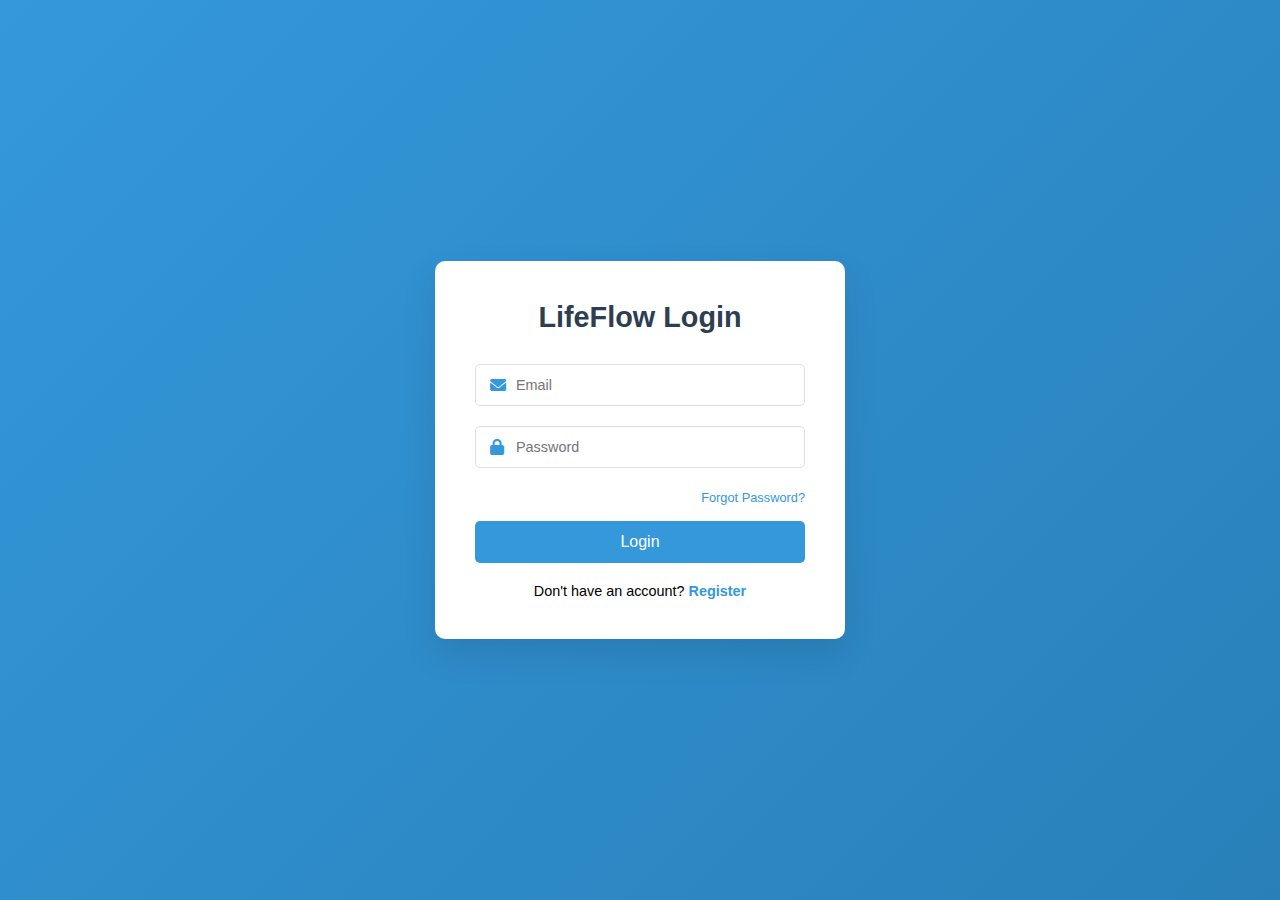
<file: Blood Donation Website/index.html>
<!DOCTYPE html>
<html lang="en">
<head>
    <meta charset="UTF-8">
    <meta name="viewport" content="width=device-width, initial-scale=1.0">
    <title>LifeFlow - Blood Donation Portal</title>
    <link rel="stylesheet" href="styles.css">
    <link rel="stylesheet" href="https://cdnjs.cloudflare.com/ajax/libs/font-awesome/6.0.0-beta3/css/all.min.css">
</head>
<body>
    <div class="container">
        <div class="form-container">
            <div class="form-box login-box active">
                <h2>LifeFlow Login</h2>
                <form id="loginForm">
                    <div class="input-group">
                        <i class="fas fa-envelope"></i>
                        <input type="email" id="loginEmail" placeholder="Email" required>
                    </div>
                    <div class="input-group">
                        <i class="fas fa-lock"></i>
                        <input type="password" id="loginPassword" placeholder="Password" required>
                    </div>
                    <div class="forgot-password">
                        <a href="#">Forgot Password?</a>
                    </div>
                    <button type="submit" class="btn-submit">Login</button>
                    <p class="switch-form">Don't have an account? <a href="#" id="showRegister">Register</a></p>
                </form>
            </div>

            <div class="form-box register-box">
                <h2>Create Account</h2>
                <form id="registerForm">
                    <div class="input-group">
                        <i class="fas fa-user"></i>
                        <input type="text" id="registerName" placeholder="Full Name" required>
                    </div>
                    <div class="input-group">
                        <i class="fas fa-envelope"></i>
                        <input type="email" id="registerEmail" placeholder="Email" required>
                    </div>
                    <div class="input-group">
                        <i class="fas fa-lock"></i>
                        <input type="password" id="registerPassword" placeholder="Password" required>
                    </div>
                    <div class="input-group">
                        <i class="fas fa-lock"></i>
                        <input type="password" id="confirmPassword" placeholder="Confirm Password" required>
                    </div>
                    <div class="input-group">
                        <i class="fas fa-tint"></i>
                        <select id="bloodGroup" required>
                            <option value="">Select Blood Group</option>
                            <option value="A+">A+</option>
                            <option value="A-">A-</option>
                            <option value="B+">B+</option>
                            <option value="B-">B-</option>
                            <option value="AB+">AB+</option>
                            <option value="AB-">AB-</option>
                            <option value="O+">O+</option>
                            <option value="O-">O-</option>
                        </select>
                    </div>
                    <button type="submit" class="btn-submit">Register</button>
                    <p class="switch-form">Already have an account? <a href="#" id="showLogin">Login</a></p>
                </form>
            </div>
        </div>
    </div>

    <script src="script.js"></script>
</body>
</html>
</file>
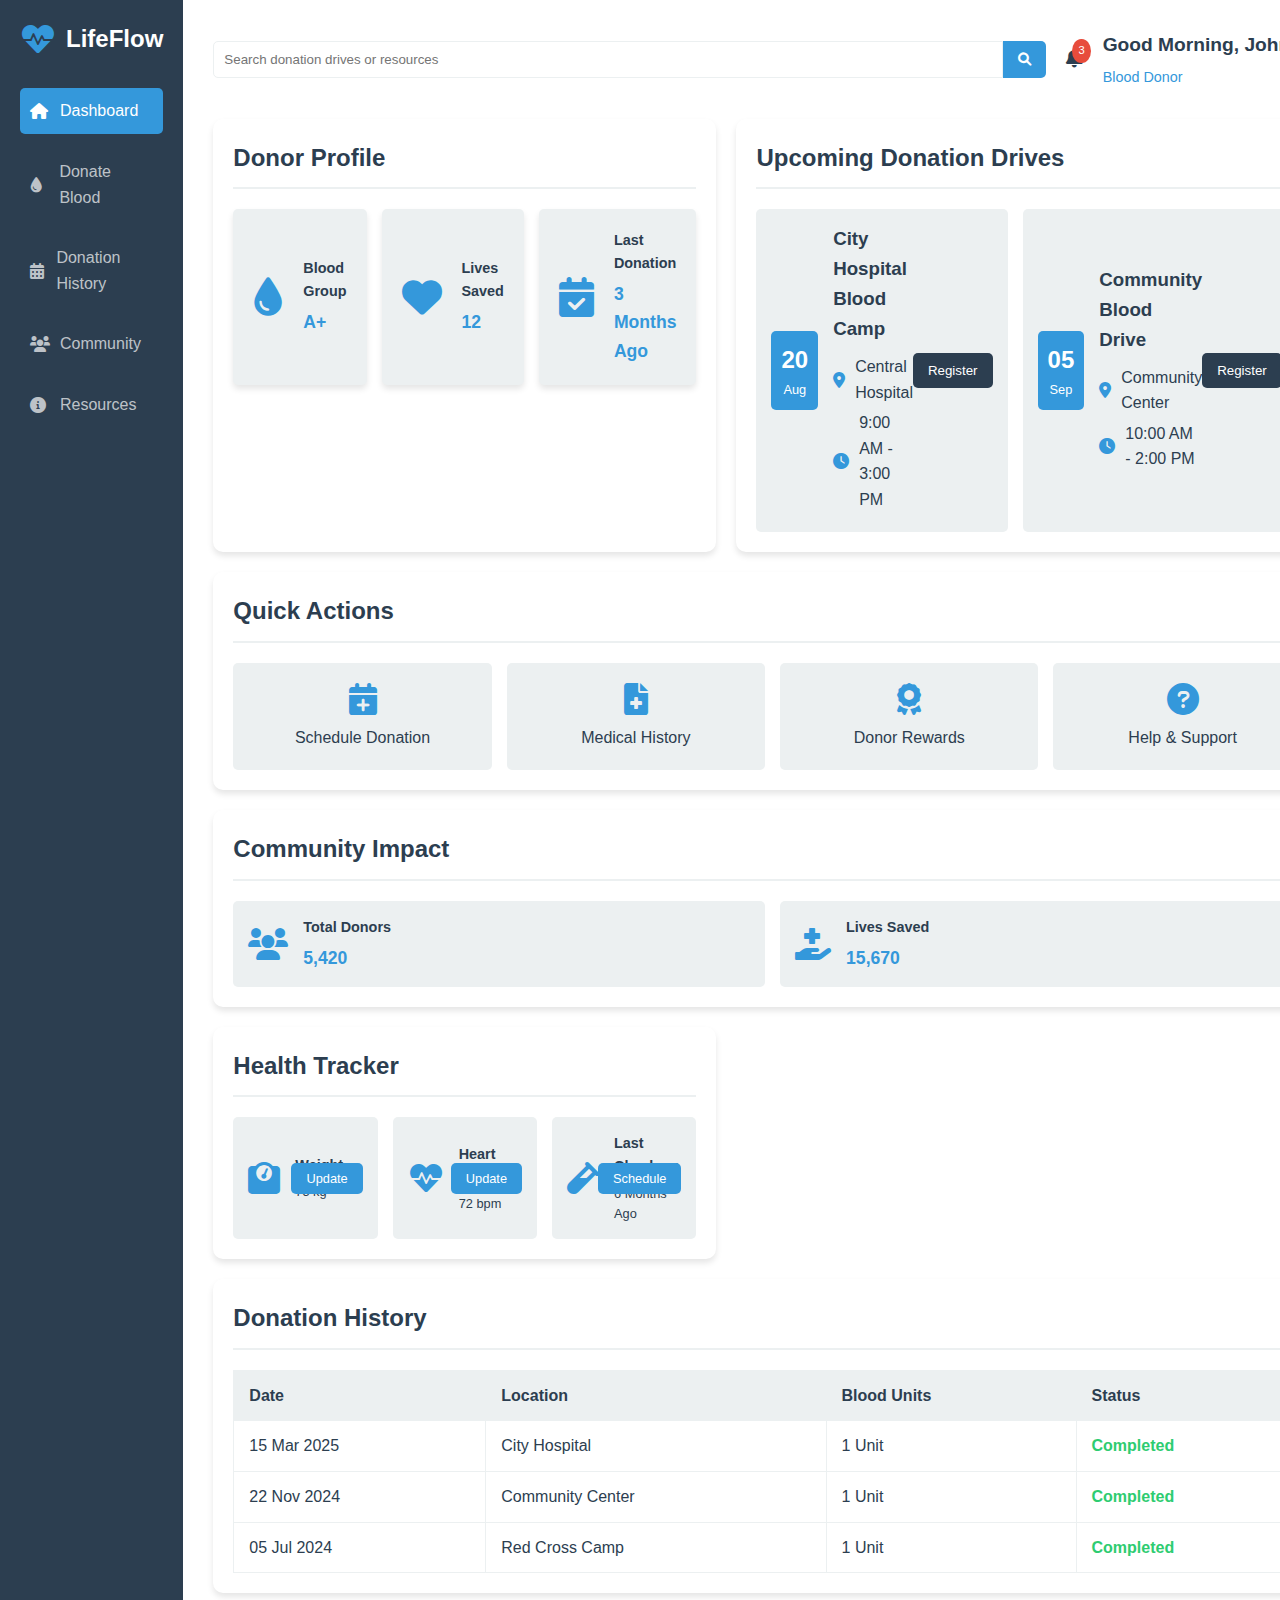
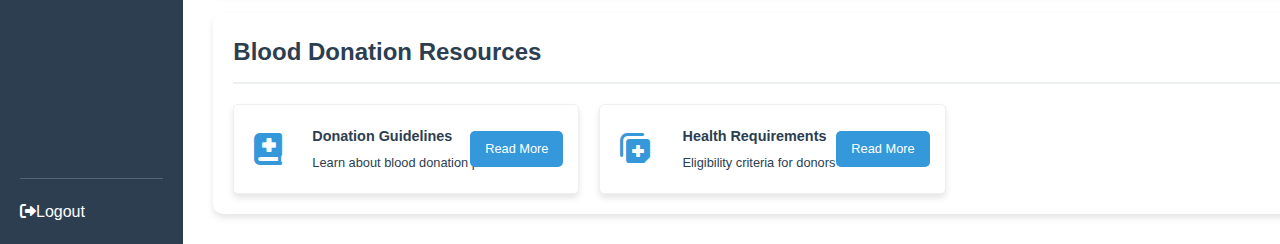
<file: Blood Donation Website/dashboard.html>
<!DOCTYPE html>
<html lang="en">
<head>
    <meta charset="UTF-8">
    <meta name="viewport" content="width=device-width, initial-scale=1.0">
    <title>Blood Donation Dashboard</title>
    <link rel="stylesheet" href="dashboard.css">
    <link rel="stylesheet" href="https://cdnjs.cloudflare.com/ajax/libs/font-awesome/6.0.0-beta3/css/all.min.css">
</head>
<body>
    <div class="dashboard-container">
        <nav class="sidebar">
            <div class="logo">
                <i class="fas fa-heartbeat"></i>
                <h1>LifeFlow</h1>
            </div>
            <ul class="nav-menu">
                <li class="active"><a href="dashboard.html"><i class="fas fa-home"></i> Dashboard</a></li>
                <li><a href="donate-blood.html"><i class="fas fa-tint"></i> Donate Blood</a></li>
                <li><a href="donation-history.html"><i class="fas fa-calendar-alt"></i> Donation History</a></li>
                <li><a href="community.html"><i class="fas fa-users"></i> Community</a></li>
                <li><a href="resources.html"><i class="fas fa-info-circle"></i> Resources</a></li>
            </ul>
            <div class="logout">
                <a href="index.html"><i class="fas fa-sign-out-alt"></i> Logout</a>
            </div>
        </nav>

        <main class="main-content">
            <header>
                <div class="search-bar">
                    <input type="text" placeholder="Search donation drives or resources">
                    <button><i class="fas fa-search"></i></button>
                </div>
                <div class="user-profile">
                    <div class="notifications">
                        <i class="fas fa-bell"></i>
                        <span class="notification-badge">3</span>
                    </div>
                    <div class="user-info">
                        <h2>Aman Shah</h2>
                        <p>Blood Donor</p>
                    </div>
                </div>
            </header>

            <div class="dashboard-grid">
                <div class="grid-section donor-stats">
                    <h2>Donor Profile</h2>
                    <div class="stats-container">
                        <div class="stat-card">
                            <i class="fas fa-tint"></i>
                            <div class="stat-details">
                                <h3>Blood Group</h3>
                                <p>A+</p>
                            </div>
                        </div>
                        <div class="stat-card">
                            <i class="fas fa-heart"></i>
                            <div class="stat-details">
                                <h3>Lives Saved</h3>
                                <p>12</p>
                            </div>
                        </div>
                        <div class="stat-card">
                            <i class="fas fa-calendar-check"></i>
                            <div class="stat-details">
                                <h3>Last Donation</h3>
                                <p>3 Months Ago</p>
                            </div>
                        </div>
                    </div>
                </div>

                <div class="grid-section upcoming-drives">
                    <h2>Upcoming Donation Drives</h2>
                    <div class="drives-list">
                        <div class="drive-card">
                            <div class="drive-date">
                                <span class="day">20</span>
                                <span class="month">Aug</span>
                            </div>
                            <div class="drive-details">
                                <h3>City Hospital Blood Camp</h3>
                                <p><i class="fas fa-map-marker-alt"></i> Central Hospital</p>
                                <p><i class="fas fa-clock"></i> 9:00 AM - 3:00 PM</p>
                            </div>
                            <button class="btn-register">Register</button>
                        </div>
                        <div class="drive-card">
                            <div class="drive-date">
                                <span class="day">05</span>
                                <span class="month">Sep</span>
                            </div>
                            <div class="drive-details">
                                <h3>Community Blood Drive</h3>
                                <p><i class="fas fa-map-marker-alt"></i> Community Center</p>
                                <p><i class="fas fa-clock"></i> 10:00 AM - 2:00 PM</p>
                            </div>
                            <button class="btn-register">Register</button>
                        </div>
                    </div>
                </div>

                <div class="grid-section quick-actions">
                    <h2>Quick Actions</h2>
                    <div class="actions-grid">
                        <div class="action-card">
                            <i class="fas fa-calendar-plus"></i>
                            <span>Schedule Donation</span>
                        </div>
                        <div class="action-card">
                            <i class="fas fa-file-medical"></i>
                            <span>Medical History</span>
                        </div>
                        <div class="action-card">
                            <i class="fas fa-award"></i>
                            <span>Donor Rewards</span>
                        </div>
                        <div class="action-card">
                            <i class="fas fa-question-circle"></i>
                            <span>Help & Support</span>
                        </div>
                    </div>
                </div>

                <div class="grid-section community-impact">
                    <h2>Community Impact</h2>
                    <div class="impact-stats">
                        <div class="impact-card">
                            <i class="fas fa-users"></i>
                            <div>
                                <h3>Total Donors</h3>
                                <p>5,420</p>
                            </div>
                        </div>
                        <div class="impact-card">
                            <i class="fas fa-hand-holding-medical"></i>
                            <div>
                                <h3>Lives Saved</h3>
                                <p>15,670</p>
                            </div>
                        </div>
                    </div>
                </div>

                <div class="grid-section health-tracker">
                    <h2>Health Tracker</h2>
                    <div class="health-grid">
                        <div class="health-card">
                            <i class="fas fa-weight"></i>
                            <div class="health-details">
                                <h3>Weight</h3>
                                <p>75 kg</p>
                            </div>
                            <button class="btn-update">Update</button>
                        </div>
                        <div class="health-card">
                            <i class="fas fa-heartbeat"></i>
                            <div class="health-details">
                                <h3>Heart Rate</h3>
                                <p>72 bpm</p>
                            </div>
                            <button class="btn-update">Update</button>
                        </div>
                        <div class="health-card">
                            <i class="fas fa-vial"></i>
                            <div class="health-details">
                                <h3>Last Check-up</h3>
                                <p>6 Months Ago</p>
                            </div>
                            <button class="btn-update">Schedule</button>
                        </div>
                    </div>
                </div>

                <div class="grid-section donation-history">
                    <h2>Donation History</h2>
                    <table class="donation-table">
                        <thead>
                            <tr>
                                <th>Date</th>
                                <th>Location</th>
                                <th>Blood Units</th>
                                <th>Status</th>
                            </tr>
                        </thead>
                        <tbody>
                            <tr>
                                <td>15 Mar 2025</td>
                                <td>City Hospital</td>
                                <td>1 Unit</td>
                                <td><span class="status-completed">Completed</span></td>
                            </tr>
                            <tr>
                                <td>22 Nov 2024</td>
                                <td>Community Center</td>
                                <td>1 Unit</td>
                                <td><span class="status-completed">Completed</span></td>
                            </tr>
                            <tr>
                                <td>05 Jul 2024</td>
                                <td>Red Cross Camp</td>
                                <td>1 Unit</td>
                                <td><span class="status-completed">Completed</span></td>
                            </tr>
                        </tbody>
                    </table>
                </div>

                <div class="grid-section educational-resources">
                    <h2>Blood Donation Resources</h2>
                    <div class="resources-grid">
                        <div class="resource-card">
                            <i class="fas fa-book-medical"></i>
                            <div class="resource-details">
                                <h3>Donation Guidelines</h3>
                                <p>Learn about blood donation process</p>
                            </div>
                            <a href="#" class="btn-resource">Read More</a>
                        </div>
                        <div class="resource-card">
                            <i class="fas fa-notes-medical"></i>
                            <div class="resource-details">
                                <h3>Health Requirements</h3>
                                <p>Eligibility criteria for donors</p>
                            </div>
                            <a href="#" class="btn-resource">Read More</a>
                        </div>
                    </div>
                </div>
            </div>
        </main>
    </div>

    <script src="dashboard.js"></script>
</body>
</html>
</file>
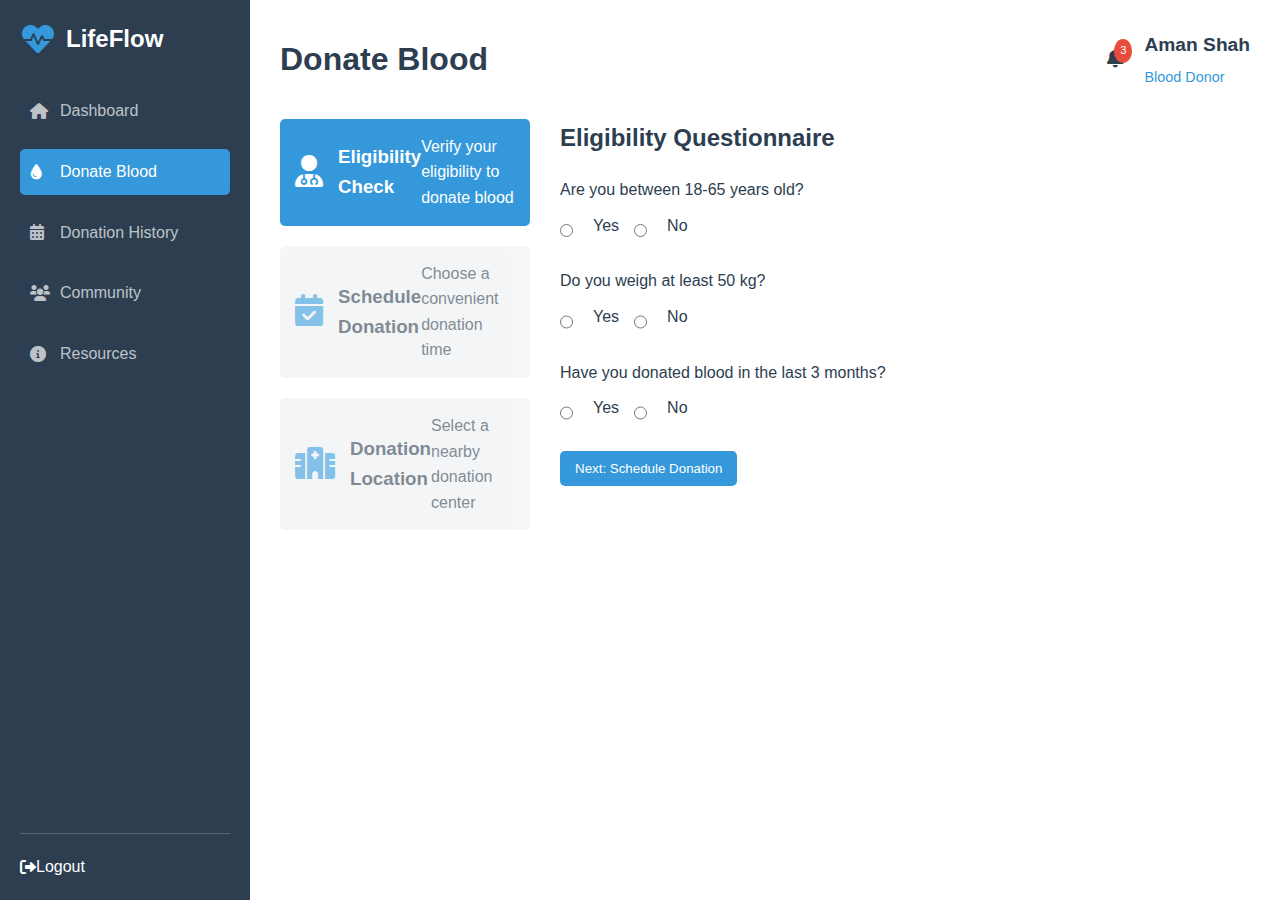
<file: Blood Donation Website/donate-blood.html>
<!DOCTYPE html>
<html lang="en">
<head>
    <meta charset="UTF-8">
    <meta name="viewport" content="width=device-width, initial-scale=1.0">
    <title>Donate Blood - LifeFlow</title>
    <link rel="stylesheet" href="dashboard.css">
    <link rel="stylesheet" href="https://cdnjs.cloudflare.com/ajax/libs/font-awesome/6.0.0-beta3/css/all.min.css">
</head>
<body>
    <div class="dashboard-container">
        <nav class="sidebar">
            <div class="logo">
                <i class="fas fa-heartbeat"></i>
                <h1>LifeFlow</h1>
            </div>
            <ul class="nav-menu">
                <li><a href="dashboard.html"><i class="fas fa-home"></i> Dashboard</a></li>
                <li class="active"><a href="donate-blood.html"><i class="fas fa-tint"></i> Donate Blood</a></li>
                <li><a href="donation-history.html"><i class="fas fa-calendar-alt"></i> Donation History</a></li>
                <li><a href="community.html"><i class="fas fa-users"></i> Community</a></li>
                <li><a href="resources.html"><i class="fas fa-info-circle"></i> Resources</a></li>
            </ul>
            <div class="logout">
                <a href="index.html"><i class="fas fa-sign-out-alt"></i> Logout</a>
            </div>
        </nav>

        <main class="main-content">
            <header>
                <div class="page-title">
                    <h1>Donate Blood</h1>
                </div>
                <div class="user-profile">
                    <div class="notifications">
                        <i class="fas fa-bell"></i>
                        <span class="notification-badge">3</span>
                    </div>
                    <div class="user-info">
                        <h2>Aman Shah</h2>
                        <p>Blood Donor</p>
                    </div>
                </div>
            </header>

            <div class="donate-blood-container">
                <div class="donation-steps">
                    <div class="step active" data-step="1">
                        <div class="step-icon"><i class="fas fa-user-md"></i></div>
                        <h3>Eligibility Check</h3>
                        <p>Verify your eligibility to donate blood</p>
                    </div>
                    <div class="step" data-step="2">
                        <div class="step-icon"><i class="fas fa-calendar-check"></i></div>
                        <h3>Schedule Donation</h3>
                        <p>Choose a convenient donation time</p>
                    </div>
                    <div class="step" data-step="3">
                        <div class="step-icon"><i class="fas fa-hospital"></i></div>
                        <h3>Donation Location</h3>
                        <p>Select a nearby donation center</p>
                    </div>
                </div>

                <div class="donation-form-container">
                    <div class="donation-form active" id="step1">
                        <h2>Eligibility Questionnaire</h2>
                        <form id="eligibilityForm">
                            <div class="form-group">
                                <label>Are you between 18-65 years old?</label>
                                <div class="radio-group">
                                    <input type="radio" id="age-yes" name="age" value="yes" required>
                                    <label for="age-yes">Yes</label>
                                    <input type="radio" id="age-no" name="age" value="no">
                                    <label for="age-no">No</label>
                                </div>
                            </div>
                            <div class="form-group">
                                <label>Do you weigh at least 50 kg?</label>
                                <div class="radio-group">
                                    <input type="radio" id="weight-yes" name="weight" value="yes" required>
                                    <label for="weight-yes">Yes</label>
                                    <input type="radio" id="weight-no" name="weight" value="no">
                                    <label for="weight-no">No</label>
                                </div>
                            </div>
                            <div class="form-group">
                                <label>Have you donated blood in the last 3 months?</label>
                                <div class="radio-group">
                                    <input type="radio" id="recent-donation-yes" name="recent-donation" value="yes" required>
                                    <label for="recent-donation-yes">Yes</label>
                                    <input type="radio" id="recent-donation-no" name="recent-donation" value="no">
                                    <label for="recent-donation-no">No</label>
                                </div>
                            </div>
                            <button type="submit" class="btn-next">Next: Schedule Donation</button>
                        </form>
                    </div>

                    <div class="donation-form" id="step2">
                        <h2>Schedule Donation</h2>
                        <form id="scheduleForm">
                            <div class="form-group">
                                <label>Select Preferred Date</label>
                                <input type="date" id="donation-date" required>
                            </div>
                            <div class="form-group">
                                <label>Select Preferred Time</label>
                                <select id="donation-time" required>
                                    <option value="">Choose a time slot</option>
                                    <option value="morning">Morning (9:00 AM - 12:00 PM)</option>
                                    <option value="afternoon">Afternoon (12:00 PM - 3:00 PM)</option>
                                    <option value="evening">Evening (3:00 PM - 6:00 PM)</option>
                                </select>
                            </div>
                            <div class="form-navigation">
                                <button type="button" class="btn-prev">Previous</button>
                                <button type="submit" class="btn-next">Next: Choose Location</button>
                            </div>
                        </form>
                    </div>

                    <div class="donation-form" id="step3">
                        <h2>Choose Donation Location</h2>
                        <form id="locationForm">
                            <div class="location-cards">
                                <div class="location-card">
                                    <i class="fas fa-hospital"></i>
                                    <h3>City Central Hospital</h3>
                                    <p>123 Main Street, City Center</p>
                                    <input type="radio" name="location" value="city-central" required>
                                </div>
                                <div class="location-card">
                                    <i class="fas fa-clinic-medical"></i>
                                    <h3>Community Health Center</h3>
                                    <p>456 Community Road, Suburb</p>
                                    <input type="radio" name="location" value="community-center">
                                </div>
                                <div class="location-card">
                                    <i class="fas fa-first-aid"></i>
                                    <h3>Red Cross Donation Center</h3>
                                    <p>789 Charity Lane, Downtown</p>
                                    <input type="radio" name="location" value="red-cross">
                                </div>
                            </div>
                            <div class="form-navigation">
                                <button type="button" class="btn-prev">Previous</button>
                                <button type="submit" class="btn-complete">Complete Donation Registration</button>
                            </div>
                        </form>
                    </div>
                </div>
            </div>
        </main>
    </div>

    <script src="donate-blood.js"></script>
</body>
</html>
</file>
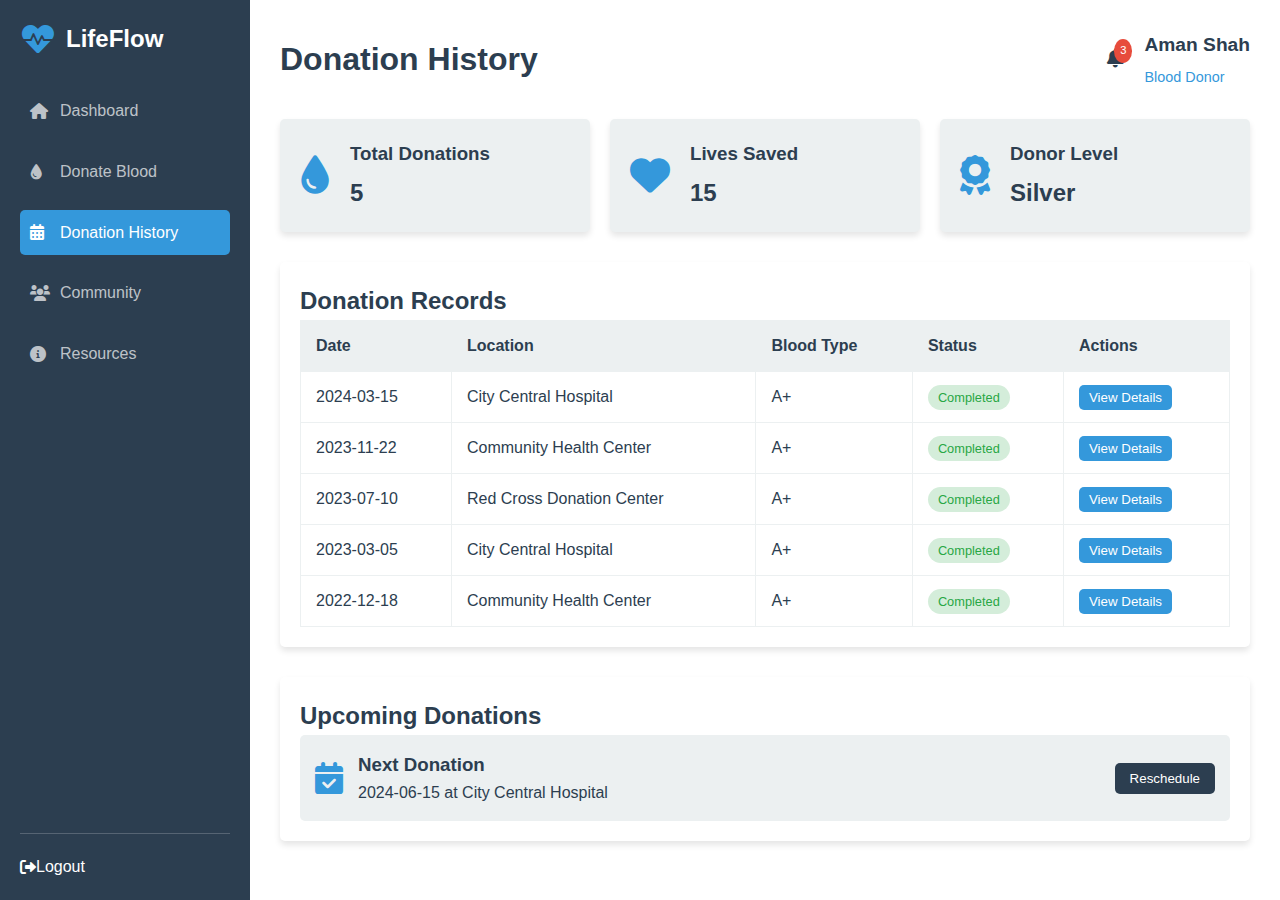
<file: Blood Donation Website/donation-history.html>
<!DOCTYPE html>
<html lang="en">
<head>
    <meta charset="UTF-8">
    <meta name="viewport" content="width=device-width, initial-scale=1.0">
    <title>Donation History - LifeFlow</title>
    <link rel="stylesheet" href="dashboard.css">
    <link rel="stylesheet" href="https://cdnjs.cloudflare.com/ajax/libs/font-awesome/6.0.0-beta3/css/all.min.css">
</head>
<body>
    <div class="dashboard-container">
        <nav class="sidebar">
            <div class="logo">
                <i class="fas fa-heartbeat"></i>
                <h1>LifeFlow</h1>
            </div>
            <ul class="nav-menu">
                <li><a href="dashboard.html"><i class="fas fa-home"></i> Dashboard</a></li>
                <li><a href="donate-blood.html"><i class="fas fa-tint"></i> Donate Blood</a></li>
                <li class="active"><a href="donation-history.html"><i class="fas fa-calendar-alt"></i> Donation History</a></li>
                <li><a href="community.html"><i class="fas fa-users"></i> Community</a></li>
                <li><a href="resources.html"><i class="fas fa-info-circle"></i> Resources</a></li>
            </ul>
            <div class="logout">
                <a href="index.html"><i class="fas fa-sign-out-alt"></i> Logout</a>
            </div>
        </nav>

        <main class="main-content">
            <header>
                <div class="page-title">
                    <h1>Donation History</h1>
                </div>
                <div class="user-profile">
                    <div class="notifications">
                        <i class="fas fa-bell"></i>
                        <span class="notification-badge">3</span>
                    </div>
                    <div class="user-info">
                        <h2>Aman Shah</h2>
                        <p>Blood Donor</p>
                    </div>
                </div>
            </header>

            <div class="donation-history-container">
                <div class="donation-stats">
                    <div class="stat-card">
                        <i class="fas fa-tint"></i>
                        <div class="stat-content">
                            <h3>Total Donations</h3>
                            <p>5</p>
                        </div>
                    </div>
                    <div class="stat-card">
                        <i class="fas fa-heart"></i>
                        <div class="stat-content">
                            <h3>Lives Saved</h3>
                            <p>15</p>
                        </div>
                    </div>
                    <div class="stat-card">
                        <i class="fas fa-award"></i>
                        <div class="stat-content">
                            <h3>Donor Level</h3>
                            <p>Silver</p>
                        </div>
                    </div>
                </div>

                <div class="donation-records">
                    <h2>Donation Records</h2>
                    <table class="donation-table">
                        <thead>
                            <tr>
                                <th>Date</th>
                                <th>Location</th>
                                <th>Blood Type</th>
                                <th>Status</th>
                                <th>Actions</th>
                            </tr>
                        </thead>
                        <tbody>
                            <tr>
                                <td>2024-03-15</td>
                                <td>City Central Hospital</td>
                                <td>A+</td>
                                <td><span class="badge success">Completed</span></td>
                                <td>
                                    <button class="btn-view">View Details</button>
                                </td>
                            </tr>
                            <tr>
                                <td>2023-11-22</td>
                                <td>Community Health Center</td>
                                <td>A+</td>
                                <td><span class="badge success">Completed</span></td>
                                <td>
                                    <button class="btn-view">View Details</button>
                                </td>
                            </tr>
                            <tr>
                                <td>2023-07-10</td>
                                <td>Red Cross Donation Center</td>
                                <td>A+</td>
                                <td><span class="badge success">Completed</span></td>
                                <td>
                                    <button class="btn-view">View Details</button>
                                </td>
                            </tr>
                            <tr>
                                <td>2023-03-05</td>
                                <td>City Central Hospital</td>
                                <td>A+</td>
                                <td><span class="badge success">Completed</span></td>
                                <td>
                                    <button class="btn-view">View Details</button>
                                </td>
                            </tr>
                            <tr>
                                <td>2022-12-18</td>
                                <td>Community Health Center</td>
                                <td>A+</td>
                                <td><span class="badge success">Completed</span></td>
                                <td>
                                    <button class="btn-view">View Details</button>
                                </td>
                            </tr>
                        </tbody>
                    </table>
                </div>

                <div class="upcoming-donations">
                    <h2>Upcoming Donations</h2>
                    <div class="upcoming-card">
                        <div class="upcoming-details">
                            <i class="fas fa-calendar-check"></i>
                            <div>
                                <h3>Next Donation</h3>
                                <p>2024-06-15 at City Central Hospital</p>
                            </div>
                        </div>
                        <button class="btn-reschedule">Reschedule</button>
                    </div>
                </div>
            </div>
        </main>
    </div>

    <script src="donation-history.js"></script>
</body>
</html>
</file>
<file: Blood Donation Website/styles.css>
* {
    margin: 0;
    padding: 0;
    box-sizing: border-box;
    font-family: 'Arial', sans-serif;
}

body {
    display: flex;
    justify-content: center;
    align-items: center;
    min-height: 100vh;
    background: linear-gradient(135deg, #3498db, #2980b9);
}

.container {
    width: 100%;
    max-width: 450px;
    padding: 20px;
}

.form-container {
    background: white;
    border-radius: 10px;
    box-shadow: 0 15px 35px rgba(0,0,0,0.1);
    overflow: hidden;
}

.form-box {
    padding: 40px;
    text-align: center;
}

.form-box h2 {
    color: #2c3e50;
    margin-bottom: 30px;
    font-size: 1.8rem;
}

.input-group {
    position: relative;
    margin-bottom: 20px;
}

.input-group i {
    position: absolute;
    left: 15px;
    top: 50%;
    transform: translateY(-50%);
    color: #3498db;
}

.input-group input, 
.input-group select {
    width: 100%;
    padding: 12px 12px 12px 40px;
    border: 1px solid #e0e0e0;
    border-radius: 5px;
    font-size: 0.9rem;
}

.input-group input:focus, 
.input-group select:focus {
    outline: none;
    border-color: #3498db;
    box-shadow: 0 0 5px rgba(52, 152, 219, 0.3);
}

.forgot-password {
    text-align: right;
    margin-bottom: 15px;
}

.forgot-password a {
    color: #3498db;
    text-decoration: none;
    font-size: 0.8rem;
}

.btn-submit {
    width: 100%;
    padding: 12px;
    background-color: #3498db;
    color: white;
    border: none;
    border-radius: 5px;
    cursor: pointer;
    font-size: 1rem;
    transition: background-color 0.3s ease;
}

.btn-submit:hover {
    background-color: #2980b9;
}

.switch-form {
    margin-top: 20px;
    font-size: 0.9rem;
}

.switch-form a {
    color: #3498db;
    text-decoration: none;
    font-weight: bold;
}

.register-box {
    display: none;
}

.form-box.active {
    display: block;
}

@media (max-width: 480px) {
    .form-box {
        padding: 20px;
    }
}
</file>
<file: Blood Donation Website/dashboard.css>
* {
    margin: 0;
    padding: 0;
    box-sizing: border-box;
    font-family: 'Inter', 'Arial', sans-serif;
}

:root {
    --primary-color: #2c3e50;
    --secondary-color: #3498db;
    --background-light: #ecf0f1;
    --text-color: #2c3e50;
    --white: #ffffff;
}

body {
    background-color: var(--background-light);
    color: var(--text-color);
    line-height: 1.6;
}

.dashboard-container {
    display: flex;
    min-height: 100vh;
}

.sidebar {
    width: 250px;
    background-color: var(--primary-color);
    color: white;
    padding: 20px;
    display: flex;
    flex-direction: column;
}

.logo {
    display: flex;
    align-items: center;
    margin-bottom: 30px;
}

.logo i {
    font-size: 2rem;
    color: var(--secondary-color);
    margin-right: 10px;
}

.logo h1 {
    font-size: 1.5rem;
    color: white;
}

.nav-menu {
    list-style: none;
    flex-grow: 1;
}

.nav-menu li {
    margin-bottom: 15px;
}

.nav-menu a {
    color: rgba(255,255,255,0.7);
    text-decoration: none;
    display: flex;
    align-items: center;
    transition: all 0.3s ease;
    padding: 10px;
    border-radius: 5px;
}

.nav-menu a i {
    margin-right: 10px;
    width: 20px;
}

.nav-menu li.active a,
.nav-menu a:hover {
    background-color: var(--secondary-color);
    color: white;
}

.logout {
    margin-top: auto;
    padding-top: 20px;
    border-top: 1px solid rgba(255,255,255,0.2);
}

.logout a {
    color: white;
    text-decoration: none;
    display: flex;
    align-items: center;
    transition: color 0.3s ease;
}

.logout a:hover {
    color: var(--secondary-color);
}

.main-content {
    flex-grow: 1;
    padding: 30px;
    background-color: var(--white);
}

header {
    display: flex;
    justify-content: space-between;
    align-items: center;
    margin-bottom: 30px;
}

.search-bar {
    display: flex;
    flex-grow: 1;
    margin-right: 20px;
}

.search-bar input {
    flex-grow: 1;
    padding: 10px;
    border: 1px solid var(--background-light);
    border-radius: 5px 0 0 5px;
}

.search-bar button {
    padding: 10px 15px;
    background-color: var(--secondary-color);
    color: white;
    border: none;
    border-radius: 0 5px 5px 0;
    cursor: pointer;
}

.user-profile {
    display: flex;
    align-items: center;
}

.notifications {
    position: relative;
    margin-right: 20px;
}

.notifications i {
    font-size: 1.2rem;
    color: var(--primary-color);
}

.notification-badge {
    position: absolute;
    top: -8px;
    right: -8px;
    background-color: #e74c3c;
    color: white;
    border-radius: 50%;
    padding: 3px 6px;
    font-size: 0.7rem;
}

.user-info h2 {
    font-size: 1.2rem;
    margin-bottom: 5px;
}

.user-info p {
    color: var(--secondary-color);
    font-size: 0.9rem;
}

.dashboard-grid {
    display: grid;
    grid-template-columns: repeat(2, 1fr);
    gap: 20px;
}

.grid-section {
    background-color: var(--white);
    border-radius: 10px;
    padding: 20px;
    box-shadow: 0 4px 6px rgba(0,0,0,0.1);
}

.grid-section h2 {
    border-bottom: 2px solid var(--background-light);
    padding-bottom: 10px;
    margin-bottom: 20px;
    color: var(--primary-color);
}

.stats-container, .drives-list, .actions-grid, .impact-stats {
    display: grid;
    grid-template-columns: repeat(3, 1fr);
    gap: 15px;
}

.stat-card, .impact-card {
    display: flex;
    align-items: center;
    background-color: var(--background-light);
    padding: 15px;
    border-radius: 5px;
}

.stat-card i, .impact-card i {
    font-size: 2rem;
    color: var(--secondary-color);
    margin-right: 15px;
}

.stat-details h3, .impact-card h3 {
    font-size: 0.9rem;
    margin-bottom: 5px;
    color: var(--primary-color);
}

.stat-details p, .impact-card p {
    font-size: 1.1rem;
    font-weight: bold;
    color: var(--secondary-color);
}

.drive-card {
    display: flex;
    align-items: center;
    background-color: var(--background-light);
    border-radius: 5px;
    padding: 15px;
}

.drive-date {
    display: flex;
    flex-direction: column;
    align-items: center;
    background-color: var(--secondary-color);
    color: white;
    padding: 10px;
    border-radius: 5px;
    margin-right: 15px;
}

.drive-date .day {
    font-size: 1.5rem;
    font-weight: bold;
}

.drive-date .month {
    font-size: 0.8rem;
}

.drive-details {
    flex-grow: 1;
}

.drive-details h3 {
    color: var(--primary-color);
    margin-bottom: 10px;
}

.drive-details p {
    color: var(--text-color);
    margin-bottom: 5px;
    display: flex;
    align-items: center;
}

.drive-details p i {
    margin-right: 10px;
    color: var(--secondary-color);
}

.btn-register {
    background-color: var(--secondary-color);
    color: white;
    border: none;
    padding: 10px 15px;
    border-radius: 5px;
    cursor: pointer;
    transition: background-color 0.3s ease;
}

.quick-actions {
    grid-column: span 2;
}

.actions-grid {
    grid-template-columns: repeat(4, 1fr);
}

.action-card {
    display: flex;
    flex-direction: column;
    align-items: center;
    justify-content: center;
    background-color: var(--background-light);
    padding: 20px;
    border-radius: 5px;
    text-align: center;
    transition: transform 0.3s ease;
    cursor: pointer;
}

.action-card:hover {
    transform: scale(1.05);
}

.action-card i {
    font-size: 2rem;
    color: var(--secondary-color);
    margin-bottom: 10px;
}

.community-impact {
    grid-column: span 2;
}

.impact-stats {
    grid-template-columns: repeat(2, 1fr);
}

.health-grid, .resources-grid {
    display: grid;
    grid-template-columns: repeat(3, 1fr);
    gap: 15px;
}

.health-card, .resource-card {
    display: flex;
    align-items: center;
    background-color: var(--background-light);
    padding: 15px;
    border-radius: 5px;
    position: relative;
}

.health-card i, .resource-card i {
    font-size: 2rem;
    color: var(--secondary-color);
    margin-right: 15px;
}

.health-details h3, .resource-details h3 {
    font-size: 0.9rem;
    margin-bottom: 5px;
    color: var(--primary-color);
}

.health-details p, .resource-details p {
    font-size: 0.8rem;
    color: var(--text-color);
}

.btn-update, .btn-resource {
    background-color: var(--secondary-color);
    color: white;
    border: none;
    padding: 8px 15px;
    border-radius: 5px;
    cursor: pointer;
    transition: background-color 0.3s ease;
    text-decoration: none;
    font-size: 0.8rem;
    position: absolute;
    right: 15px;
}

.btn-update:hover, .btn-resource:hover {
    background-color: var(--primary-color);
}

.donation-history {
    grid-column: span 2;
}

.donation-table {
    width: 100%;
    border-collapse: collapse;
}

.donation-table th, .donation-table td {
    border: 1px solid var(--background-light);
    padding: 10px;
    text-align: left;
}

.donation-table thead {
    background-color: var(--background-light);
}

.status-completed {
    color: #2ecc71;
    font-weight: bold;
}

.educational-resources {
    grid-column: span 2;
}

.resources-grid {
    grid-template-columns: repeat(2, 1fr);
}

/* Donate Blood Page Styles */
.donate-blood-container {
    display: flex;
    gap: 30px;
    margin-top: 20px;
}

.donation-steps {
    width: 250px;
    display: flex;
    flex-direction: column;
    gap: 20px;
}

.step {
    display: flex;
    align-items: center;
    background-color: var(--background-light);
    padding: 15px;
    border-radius: 5px;
    opacity: 0.6;
    transition: all 0.3s ease;
}

.step.active {
    opacity: 1;
    background-color: var(--secondary-color);
    color: white;
}

.step-icon {
    margin-right: 15px;
    font-size: 2rem;
}

.step-icon i {
    color: var(--secondary-color);
}

.step.active .step-icon i {
    color: white;
}

.donation-form-container {
    flex-grow: 1;
}

.donation-form {
    display: none;
}

.donation-form.active {
    display: block;
}

.donation-form h2 {
    margin-bottom: 20px;
    color: var(--primary-color);
}

.form-group {
    margin-bottom: 20px;
}

.form-group label {
    display: block;
    margin-bottom: 10px;
}

.radio-group {
    display: flex;
    gap: 15px;
}

.radio-group input[type="radio"] {
    margin-right: 5px;
}

.btn-next, .btn-prev, .btn-complete {
    padding: 10px 15px;
    background-color: var(--secondary-color);
    color: white;
    border: none;
    border-radius: 5px;
    cursor: pointer;
    transition: background-color 0.3s ease;
}

.form-navigation {
    display: flex;
    justify-content: space-between;
    margin-top: 20px;
}

.location-cards {
    display: grid;
    grid-template-columns: repeat(3, 1fr);
    gap: 20px;
}

.location-card {
    border: 1px solid var(--background-light);
    padding: 20px;
    text-align: center;
    border-radius: 5px;
    position: relative;
}

.location-card i {
    font-size: 2rem;
    color: var(--secondary-color);
    margin-bottom: 10px;
}

.location-card input[type="radio"] {
    position: absolute;
    bottom: 10px;
    left: 50%;
    transform: translateX(-50%);
}

/* Donation History Page Styles */
.donation-history-container {
    display: flex;
    flex-direction: column;
    gap: 30px;
}

.donation-stats {
    display: grid;
    grid-template-columns: repeat(3, 1fr);
    gap: 20px;
}

.stat-card {
    display: flex;
    align-items: center;
    background-color: var(--background-light);
    padding: 20px;
    border-radius: 5px;
    box-shadow: 0 4px 6px rgba(0, 0, 0, 0.1);
}

.stat-card i {
    font-size: 2.5rem;
    color: var(--secondary-color);
    margin-right: 20px;
}

.stat-content h3 {
    margin-bottom: 5px;
    color: var(--text-color-dark);
}

.stat-content p {
    font-size: 1.5rem;
    font-weight: bold;
    color: var(--primary-color);
}

.donation-records {
    background-color: white;
    padding: 20px;
    border-radius: 5px;
    box-shadow: 0 4px 6px rgba(0, 0, 0, 0.1);
}

.donation-table {
    width: 100%;
    border-collapse: collapse;
}

.donation-table thead {
    background-color: var(--background-light);
}

.donation-table th, 
.donation-table td {
    padding: 12px 15px;
    text-align: left;
    border-bottom: 1px solid var(--background-light);
}

.donation-table th {
    font-weight: bold;
    color: var(--text-color-dark);
}

.badge {
    padding: 5px 10px;
    border-radius: 15px;
    font-size: 0.8rem;
}

.badge.success {
    background-color: rgba(40, 167, 69, 0.2);
    color: #28a745;
}

.btn-view {
    background-color: var(--secondary-color);
    color: white;
    border: none;
    padding: 5px 10px;
    border-radius: 5px;
    cursor: pointer;
}

.upcoming-donations {
    background-color: white;
    padding: 20px;
    border-radius: 5px;
    box-shadow: 0 4px 6px rgba(0, 0, 0, 0.1);
}

.upcoming-card {
    display: flex;
    justify-content: space-between;
    align-items: center;
    background-color: var(--background-light);
    padding: 15px;
    border-radius: 5px;
}

.upcoming-details {
    display: flex;
    align-items: center;
    gap: 15px;
}

.upcoming-details i {
    font-size: 2rem;
    color: var(--secondary-color);
}

.btn-reschedule {
    background-color: var(--primary-color);
    color: white;
    border: none;
    padding: 8px 15px;
    border-radius: 5px;
    cursor: pointer;
}

/* Community Page Styles */
.community-container {
    display: flex;
    flex-direction: column;
    gap: 30px;
}

.community-stats {
    display: grid;
    grid-template-columns: repeat(3, 1fr);
    gap: 20px;
}

.community-feed {
    background-color: white;
    padding: 20px;
    border-radius: 5px;
    box-shadow: 0 4px 6px rgba(0, 0, 0, 0.1);
}

.feed-actions {
    display: flex;
    justify-content: space-between;
    align-items: center;
    margin-bottom: 20px;
}

.btn-create-post {
    background-color: var(--secondary-color);
    color: white;
    border: none;
    padding: 10px 15px;
    border-radius: 5px;
    display: flex;
    align-items: center;
    gap: 10px;
}

.btn-create-post i {
    font-size: 1rem;
}

.feed-filters select {
    padding: 8px;
    border: 1px solid var(--background-light);
    border-radius: 5px;
}

.posts-container {
    display: flex;
    flex-direction: column;
    gap: 20px;
}

.post {
    border: 1px solid var(--background-light);
    border-radius: 5px;
    padding: 15px;
}

.post-header {
    display: flex;
    align-items: center;
    margin-bottom: 15px;
}

.post-avatar {
    width: 50px;
    height: 50px;
    border-radius: 50%;
    margin-right: 15px;
}

.post-info h3 {
    margin: 0;
    color: var(--text-color-dark);
}

.post-info p {
    margin: 0;
    color: var(--text-color-light);
    font-size: 0.9rem;
}

.post-content {
    margin-bottom: 15px;
}

.post-content p {
    margin-bottom: 10px;
}

.post-content .post-image {
    max-width: 100%;
    border-radius: 5px;
}

.post-actions {
    display: flex;
    gap: 15px;
}

.post-actions button {
    background: none;
    border: none;
    display: flex;
    align-items: center;
    gap: 5px;
    cursor: pointer;
    color: var(--text-color-light);
}

.post-actions button:hover {
    color: var(--secondary-color);
}

.upcoming-events {
    background-color: white;
    padding: 20px;
    border-radius: 5px;
    box-shadow: 0 4px 6px rgba(0, 0, 0, 0.1);
}

.events-list {
    display: grid;
    grid-template-columns: repeat(2, 1fr);
    gap: 20px;
}

.event-card {
    display: flex;
    align-items: center;
    border: 1px solid var(--background-light);
    border-radius: 5px;
    padding: 15px;
}

.event-date {
    display: flex;
    flex-direction: column;
    align-items: center;
    margin-right: 15px;
    background-color: var(--background-light);
    padding: 10px;
    border-radius: 5px;
}

.event-date .day {
    font-size: 1.5rem;
    font-weight: bold;
    color: var(--secondary-color);
}

.event-date .month {
    text-transform: uppercase;
    font-size: 0.8rem;
    color: var(--text-color-light);
}

.event-details h3 {
    margin: 0 0 5px 0;
    color: var(--text-color-dark);
}

.event-details p {
    margin: 0 0 10px 0;
    color: var(--text-color-light);
}

.event-actions {
    display: flex;
    gap: 10px;
}

.btn-join, .btn-details {
    padding: 8px 12px;
    border-radius: 5px;
    border: none;
    cursor: pointer;
}

.btn-join {
    background-color: var(--secondary-color);
    color: white;
}

.btn-details {
    background-color: var(--background-light);
    color: var(--text-color-dark);
}

/* Resources Page Styles */
.resources-container {
    display: flex;
    flex-direction: column;
    gap: 30px;
}

.resources-search {
    display: flex;
    gap: 10px;
}

.resources-search input {
    flex-grow: 1;
    padding: 10px;
    border: 1px solid var(--background-light);
    border-radius: 5px;
}

.resources-search button {
    background-color: var(--secondary-color);
    color: white;
    border: none;
    padding: 10px 15px;
    border-radius: 5px;
    cursor: pointer;
}

.resources-categories {
    background-color: var(--background-light);
    padding: 10px;
    border-radius: 5px;
}

.category-tabs {
    display: flex;
    gap: 15px;
    justify-content: center;
}

.category-tabs button {
    background: none;
    border: none;
    padding: 10px 15px;
    cursor: pointer;
    color: var(--text-color-light);
    border-bottom: 2px solid transparent;
    transition: all 0.3s ease;
}

.category-tabs button.active {
    color: var(--secondary-color);
    border-bottom-color: var(--secondary-color);
}

.resources-grid {
    display: grid;
    grid-template-columns: repeat(3, 1fr);
    gap: 20px;
}

.resource-card {
    background-color: white;
    border: 1px solid var(--background-light);
    border-radius: 5px;
    padding: 20px;
    display: flex;
    align-items: center;
    gap: 15px;
    box-shadow: 0 4px 6px rgba(0, 0, 0, 0.1);
}

.resource-icon {
    background-color: var(--background-light);
    padding: 15px;
    border-radius: 50%;
    display: flex;
    align-items: center;
    justify-content: center;
}

.resource-icon i {
    font-size: 2rem;
    color: var(--secondary-color);
}

.resource-content h3 {
    margin: 0 0 10px 0;
    color: var(--text-color-dark);
}

.resource-content p {
    margin: 0 0 15px 0;
    color: var(--text-color-light);
}

.btn-view-resource {
    display: inline-block;
    background-color: var(--secondary-color);
    color: white;
    text-decoration: none;
    padding: 8px 12px;
    border-radius: 5px;
    font-size: 0.9rem;
}

.featured-resources {
    background-color: white;
    padding: 20px;
    border-radius: 5px;
    box-shadow: 0 4px 6px rgba(0, 0, 0, 0.1);
}

.featured-grid {
    display: grid;
    grid-template-columns: repeat(2, 1fr);
    gap: 20px;
}

.featured-card {
    border: 1px solid var(--background-light);
    border-radius: 5px;
    overflow: hidden;
}

.featured-card img {
    width: 100%;
    height: 200px;
    object-fit: cover;
}

.featured-content {
    padding: 15px;
}

.featured-content h3 {
    margin: 0 0 10px 0;
    color: var(--text-color-dark);
}

.featured-content p {
    margin: 0 0 15px 0;
    color: var(--text-color-light);
}

.btn-register, .btn-download {
    background-color: var(--primary-color);
    color: white;
    border: none;
    padding: 10px 15px;
    border-radius: 5px;
    cursor: pointer;
    width: 100%;
}

@media (max-width: 1200px) {
    .dashboard-grid {
        grid-template-columns: 1fr;
    }

    .quick-actions .actions-grid,
    .impact-stats {
        grid-template-columns: repeat(2, 1fr);
    }

    .health-grid,
    .resources-grid {
        grid-template-columns: repeat(2, 1fr);
    }

    .donate-blood-container {
        flex-direction: column;
    }

    .donation-steps {
        flex-direction: row;
        width: 100%;
    }

    .location-cards {
        grid-template-columns: repeat(2, 1fr);
    }

    .donation-stats {
        grid-template-columns: repeat(2, 1fr);
    }

    .community-stats {
        grid-template-columns: repeat(2, 1fr);
    }

    .events-list {
        grid-template-columns: 1fr;
    }

    .resources-grid {
        grid-template-columns: repeat(2, 1fr);
    }

    .featured-grid {
        grid-template-columns: 1fr;
    }
}

@media (max-width: 768px) {
    .dashboard-container {
        flex-direction: column;
    }

    .sidebar {
        width: 100%;
    }

    .quick-actions .actions-grid,
    .impact-stats {
        grid-template-columns: 1fr;
    }

    .health-grid,
    .resources-grid {
        grid-template-columns: 1fr;
    }

    .donation-steps {
        flex-direction: column;
    }

    .location-cards {
        grid-template-columns: 1fr;
    }

    .donation-stats {
        grid-template-columns: 1fr;
    }

    .upcoming-card {
        flex-direction: column;
        gap: 15px;
        text-align: center;
    }

    .community-stats {
        grid-template-columns: 1fr;
    }

    .feed-actions {
        flex-direction: column;
        gap: 15px;
    }

    .post-header {
        flex-direction: column;
        text-align: center;
    }

    .post-avatar {
        margin-right: 0;
        margin-bottom: 10px;
    }

    .post-actions {
        justify-content: center;
    }

    .resources-grid {
        grid-template-columns: 1fr;
    }

    .category-tabs {
        flex-direction: column;
        align-items: stretch;
    }

    .category-tabs button {
        text-align: center;
        border-bottom: none;
        border-left: 4px solid transparent;
    }

    .category-tabs button.active {
        border-bottom: none;
        border-left-color: var(--secondary-color);
    }

    .resource-card {
        flex-direction: column;
        text-align: center;
    }

    .resource-icon {
        margin-bottom: 15px;
    }
}
</file>
